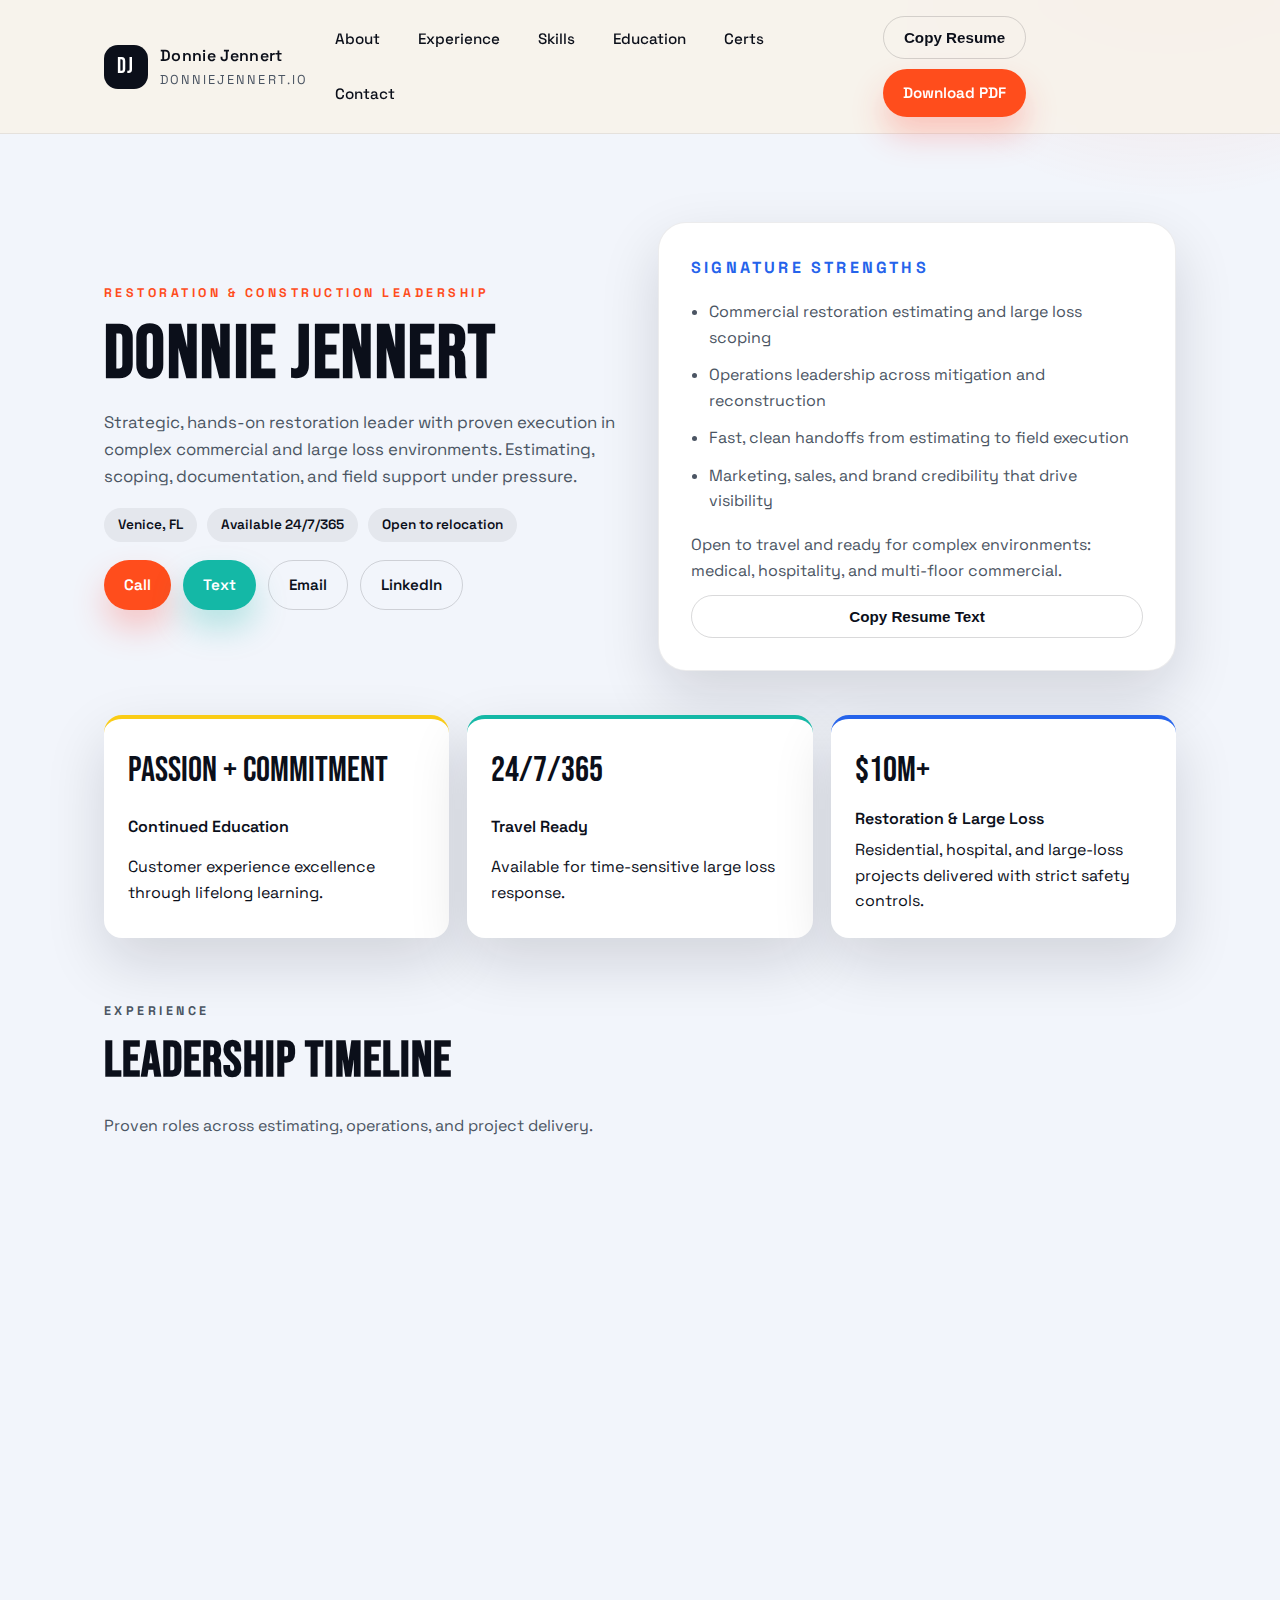
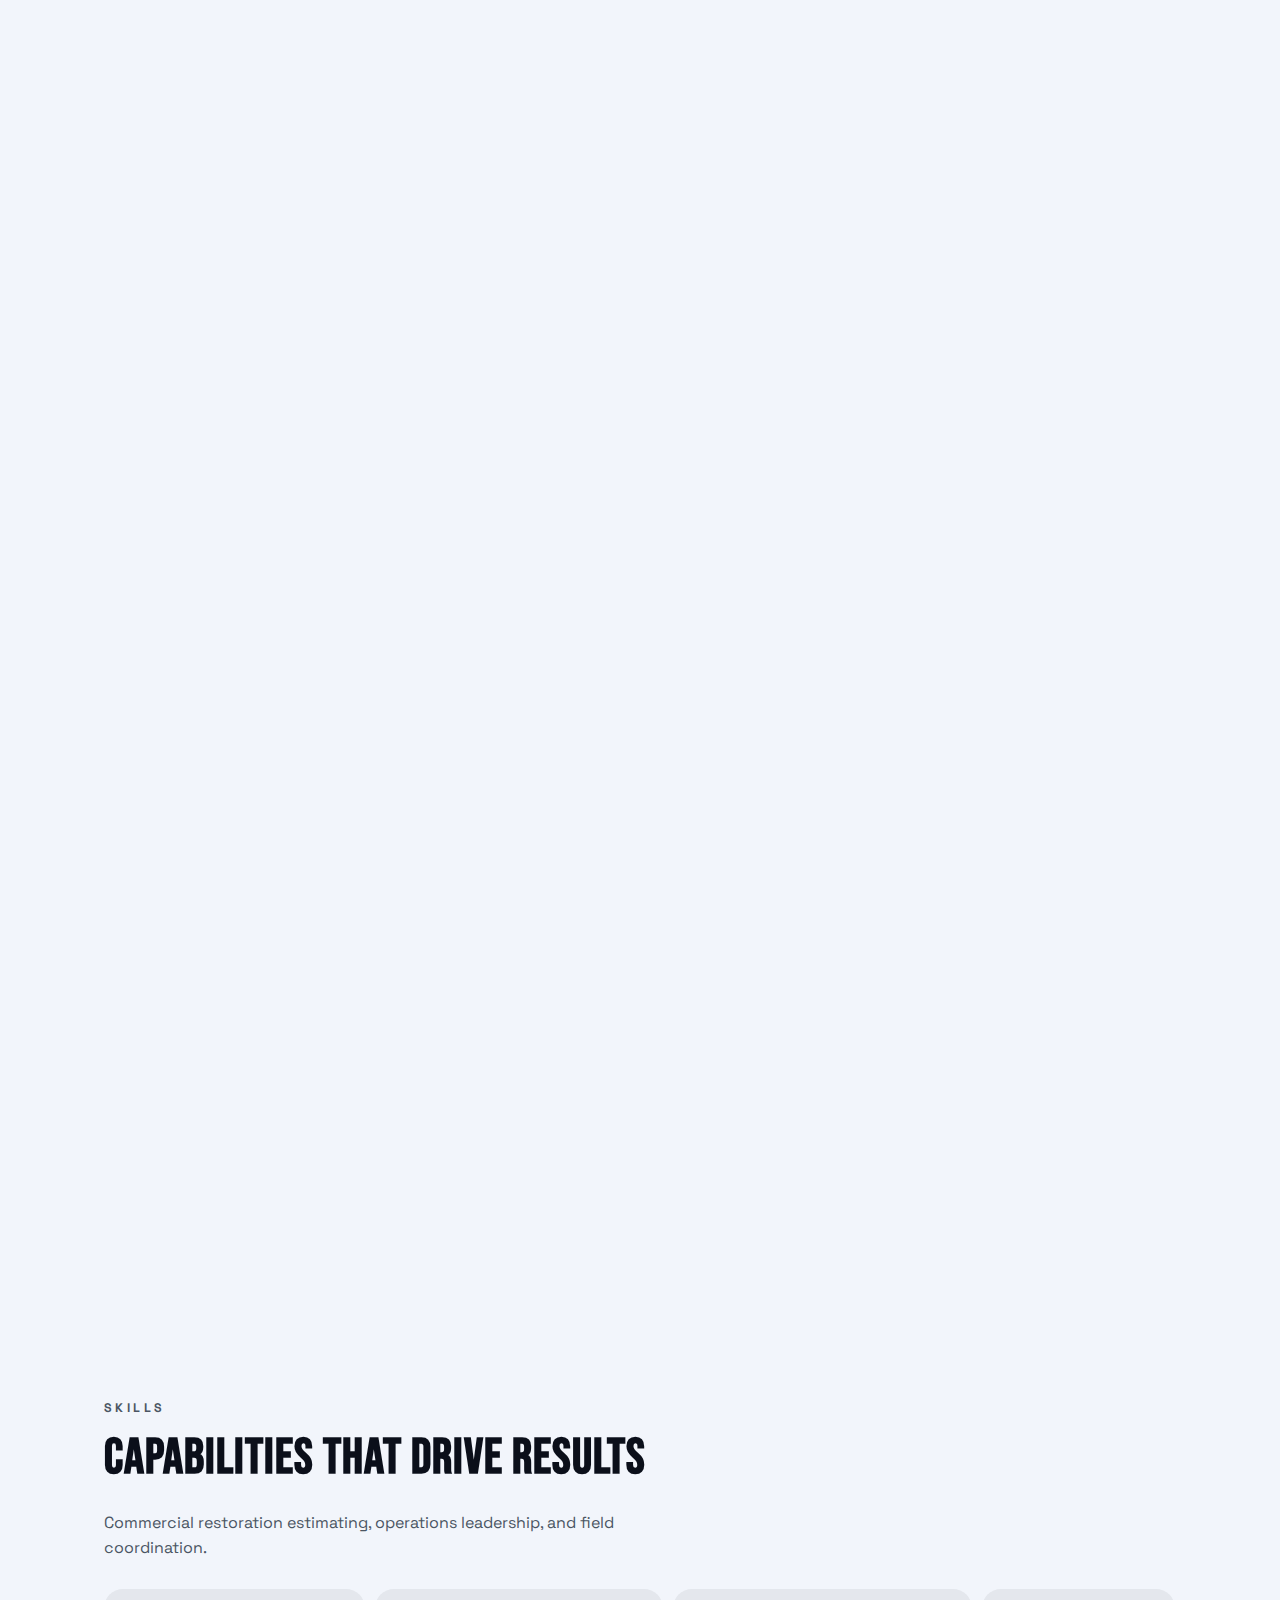
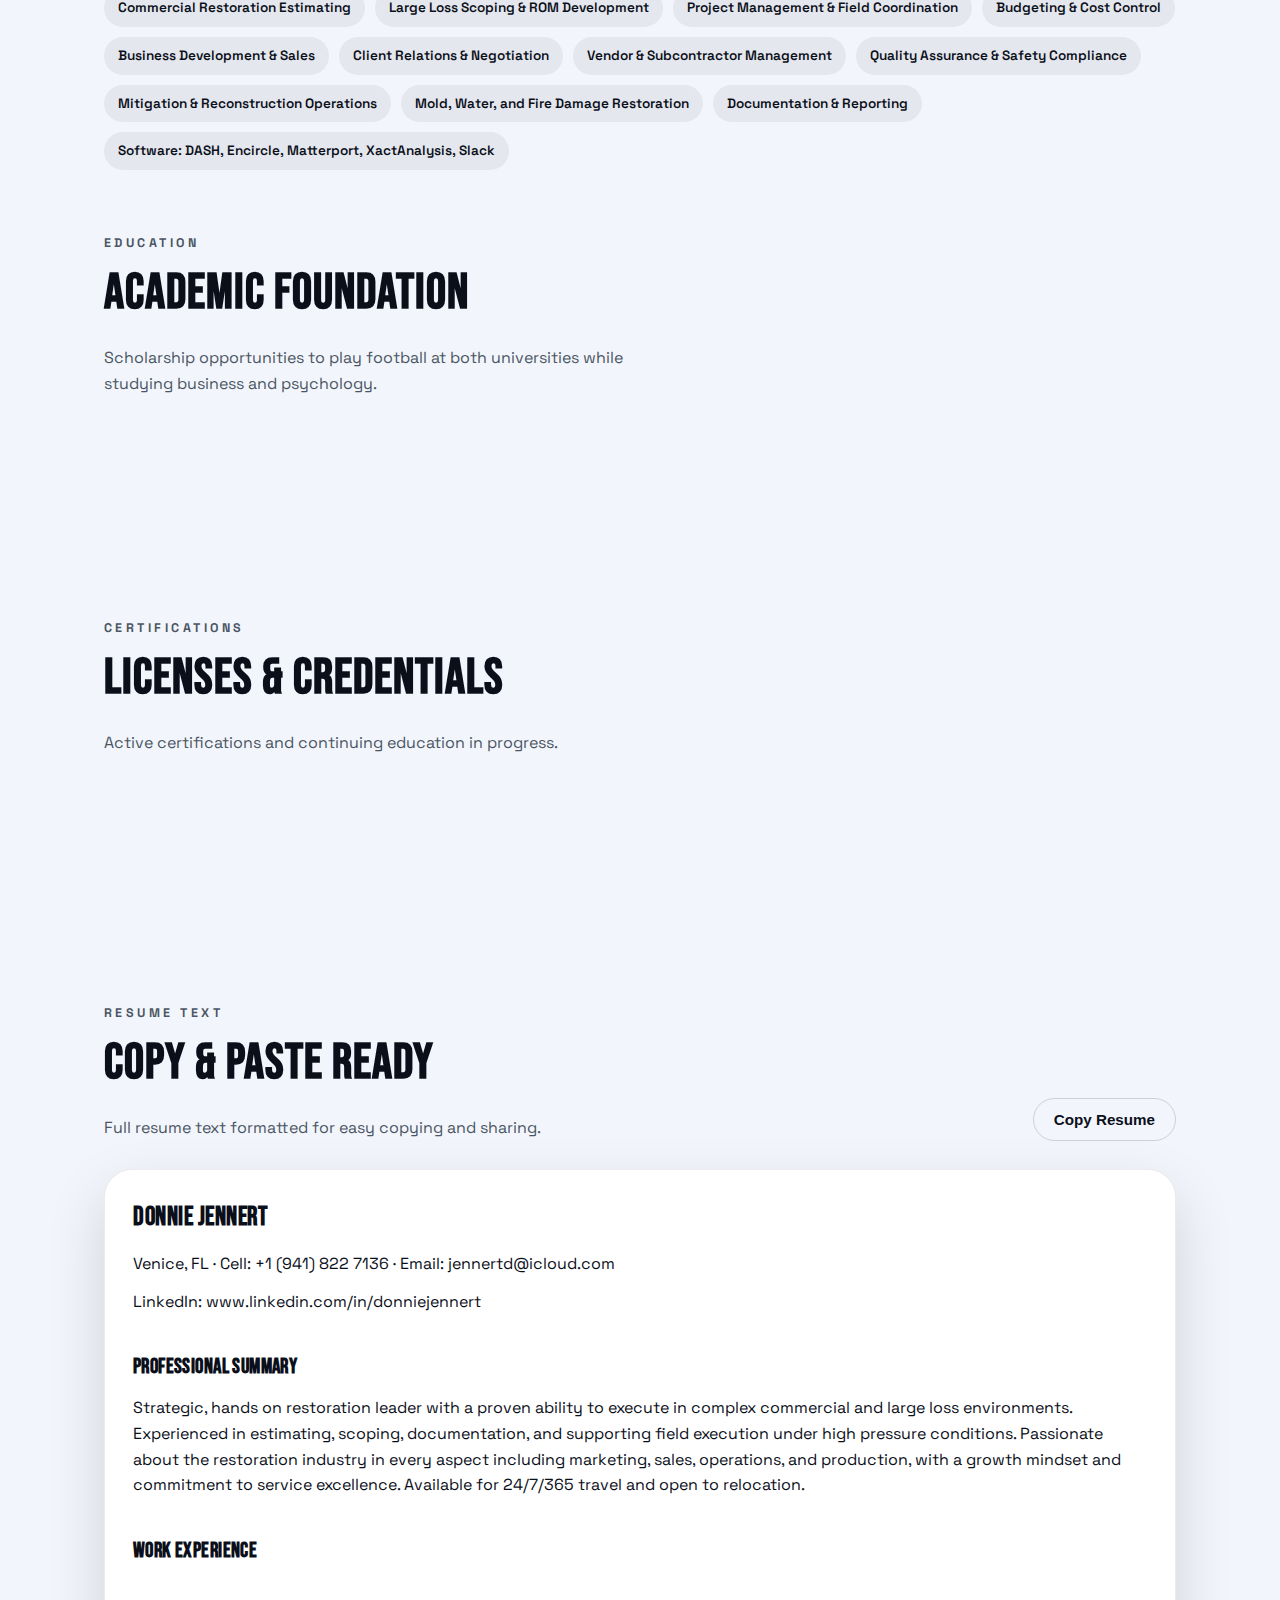
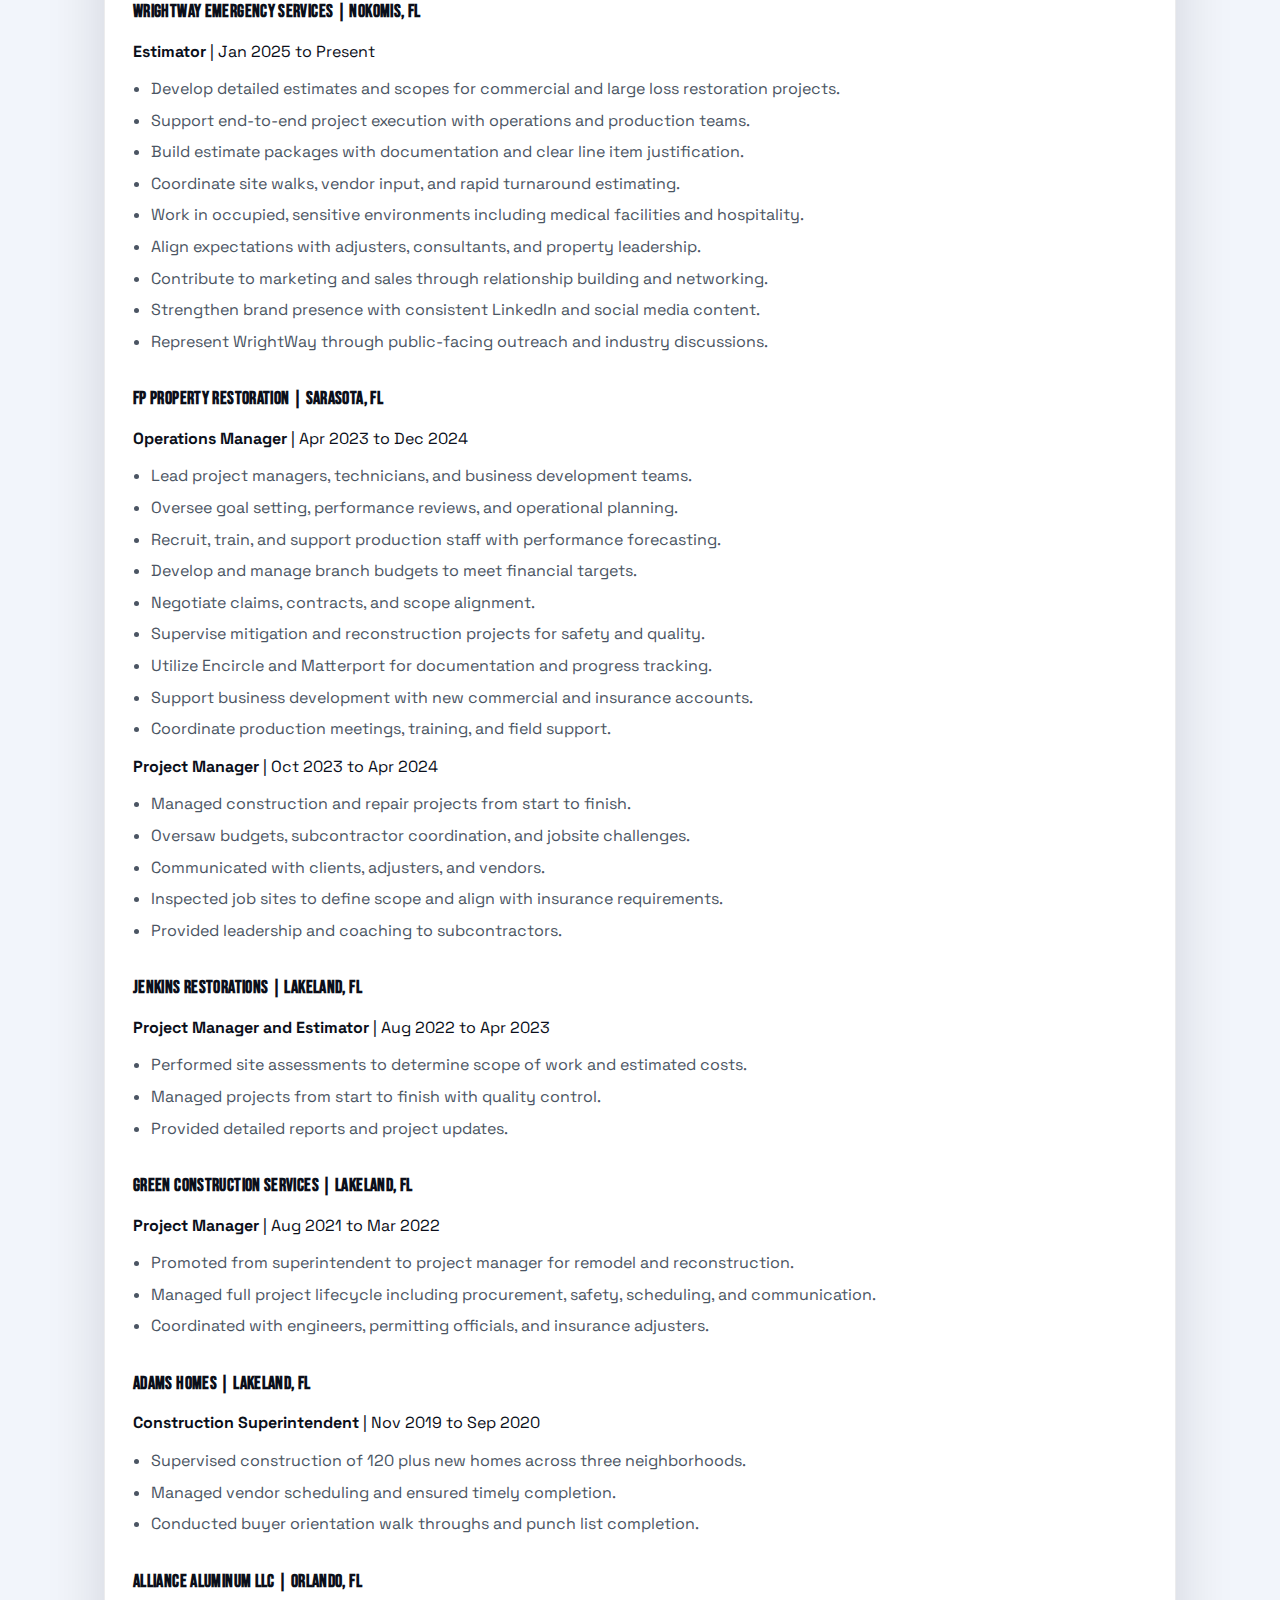
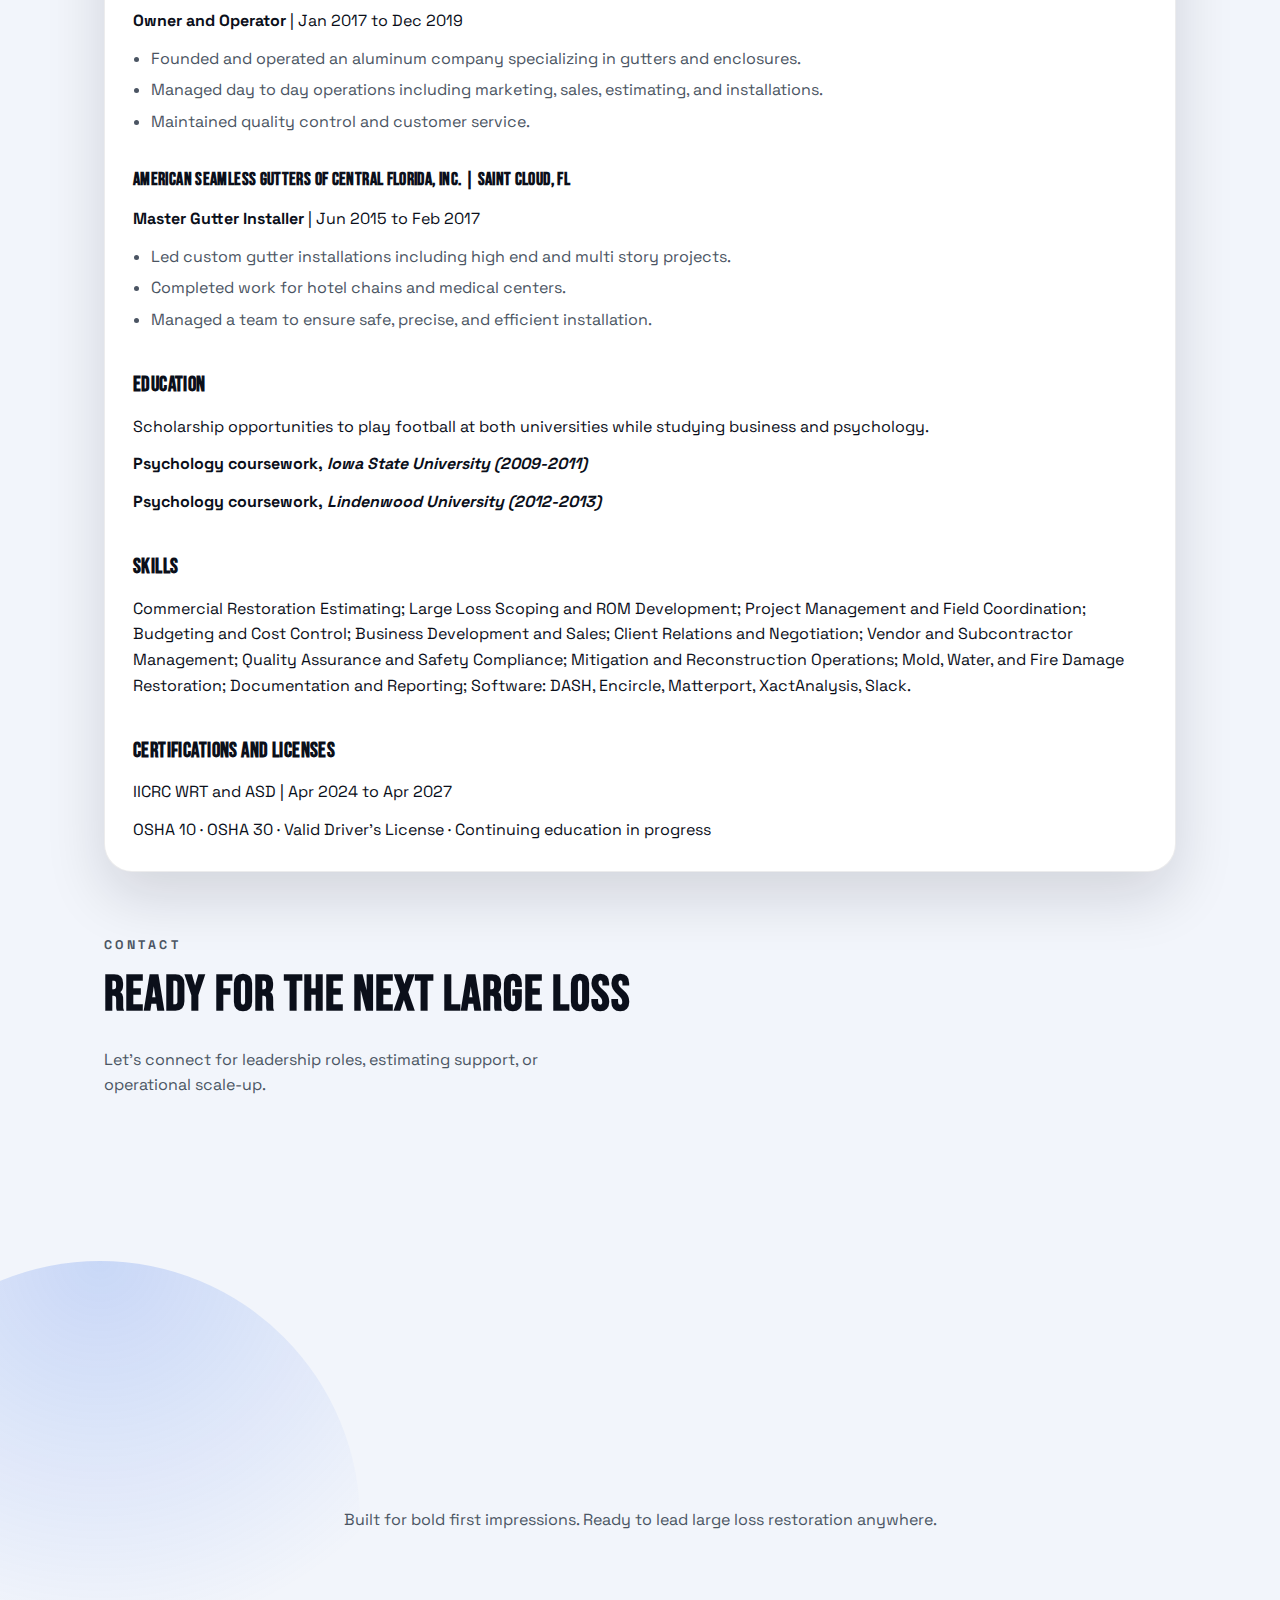
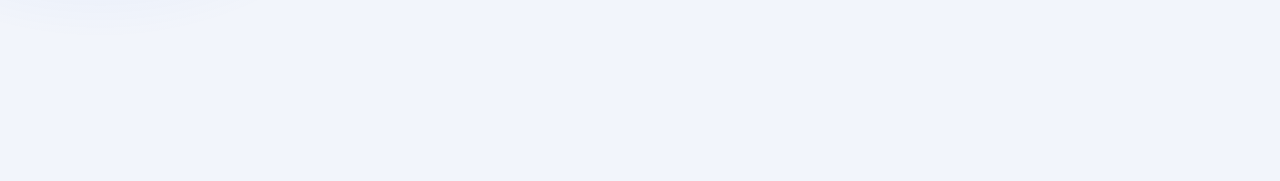
<file: index.html>
<!DOCTYPE html>
<html lang="en">
  <head>
    <meta charset="UTF-8" />
    <meta name="viewport" content="width=device-width, initial-scale=1" />
    <title>Donnie Jennert | Interactive Resume</title>
    <link rel="stylesheet" href="styles-v2.css" />
    <script src="script.js" defer></script>
  </head>
  <body>
    <header class="topbar">
      <div class="topbar-inner">
        <div class="brand">
          <div class="logo-mark">DJ</div>
          <div class="logo-type">
            <div class="logo-name">Donnie Jennert</div>
            <div class="logo-url">donniejennert.io</div>
          </div>
        </div>
        <nav class="nav">
          <a href="#about">About</a>
          <a href="#experience">Experience</a>
          <a href="#skills">Skills</a>
          <a href="#education">Education</a>
          <a href="#certs">Certs</a>
          <a href="#contact">Contact</a>
        </nav>
        <div class="top-actions">
          <button class="btn ghost" type="button" data-copy-resume>Copy Resume</button>
          <a class="btn" href="assets/resume.pdf" download>Download PDF</a>
        </div>
      </div>
    </header>

    <main class="page">
      <section id="about" class="hero">
        <div class="hero-content reveal" style="--delay: 0s">
          <p class="eyebrow">Restoration & Construction Leadership</p>
          <h1>Donnie Jennert</h1>
          <p class="hero-subtitle">
            Strategic, hands-on restoration leader with proven execution in complex commercial and large
            loss environments. Estimating, scoping, documentation, and field support under pressure.
          </p>
          <div class="hero-tags">
            <span class="pill">Venice, FL</span>
            <span class="pill">Available 24/7/365</span>
            <span class="pill">Open to relocation</span>
          </div>
          <div class="quick-actions">
            <a class="btn" href="tel:+19418227136">Call</a>
            <a class="btn secondary" href="sms:+19418227136">Text</a>
            <a class="btn ghost" href="mailto:jennertd@icloud.com">Email</a>
            <a class="btn ghost" href="https://www.linkedin.com/in/donniejennert" target="_blank" rel="noreferrer">LinkedIn</a>
          </div>
        </div>
        <div class="hero-panel reveal" style="--delay: 0.1s">
          <div class="panel-title">Signature Strengths</div>
          <ul class="strike-list">
            <li>Commercial restoration estimating and large loss scoping</li>
            <li>Operations leadership across mitigation and reconstruction</li>
            <li>Fast, clean handoffs from estimating to field execution</li>
            <li>Marketing, sales, and brand credibility that drive visibility</li>
          </ul>
          <div class="panel-foot">
            <p>Open to travel and ready for complex environments: medical, hospitality, and multi-floor commercial.</p>
            <button class="btn ghost" type="button" data-copy-resume>Copy Resume Text</button>
          </div>
        </div>
      </section>

      <section class="stats">
        <div class="stat-card reveal" style="--delay: 0s">
          <div class="stat-value">Passion + Commitment</div>
          <div class="stat-label">Continued Education</div>
          <p>Customer experience excellence through lifelong learning.</p>
        </div>
        <div class="stat-card reveal" style="--delay: 0.1s">
          <div class="stat-value">24/7/365</div>
          <div class="stat-label">Travel Ready</div>
          <p>Available for time-sensitive large loss response.</p>
        </div>
        <div class="stat-card reveal" style="--delay: 0.2s">
          <div class="stat-value">$10M+</div>
          <div class="stat-label">Restoration & Large Loss</div>
          <p>Residential, hospital, and large-loss projects delivered with strict safety controls.</p>
        </div>
      </section>

      <section id="experience" class="section">
        <div class="section-header">
          <div>
            <p class="eyebrow">Experience</p>
            <h2>Leadership Timeline</h2>
            <p>Proven roles across estimating, operations, and project delivery.</p>
          </div>
        </div>
        <div class="timeline">
          <article class="timeline-item reveal" style="--delay: 0s">
            <div class="timeline-role">
              <div>
                <h3>Estimator · WrightWay Emergency Services</h3>
                <span>Nokomis, FL</span>
              </div>
              <span class="timeline-date">Jan 2025 - Present</span>
            </div>
            <ul>
              <li>Develop detailed estimates and scopes for commercial and large loss restoration projects.</li>
              <li>Coordinate site walks, vendor input, and rapid turnaround estimating under time-sensitive conditions.</li>
              <li>Align scope with adjusters, consultants, and property leadership to reduce cycle time.</li>
              <li>Build estimate packages with photo documentation, narratives, and line item justification.</li>
            </ul>
          </article>
          <article class="timeline-item reveal" style="--delay: 0.1s">
            <div class="timeline-role">
              <div>
                <h3>Operations Manager · FP Property Restoration</h3>
                <span>Sarasota, FL</span>
              </div>
              <span class="timeline-date">Apr 2023 - Dec 2024</span>
            </div>
            <ul>
              <li>Lead project managers, technicians, and business development teams.</li>
              <li>Oversee budgets, performance reviews, and operational planning across mitigation and reconstruction.</li>
              <li>Negotiate claims and scope alignment with carriers, property owners, and public adjusters.</li>
              <li>Utilize Encircle and Matterport for documentation and progress tracking.</li>
            </ul>
          </article>
          <article class="timeline-item reveal" style="--delay: 0.2s">
            <div class="timeline-role">
              <div>
                <h3>Project Manager · FP Property Restoration</h3>
                <span>Sarasota, FL</span>
              </div>
              <span class="timeline-date">Oct 2023 - Apr 2024</span>
            </div>
            <ul>
              <li>Managed construction and repair projects from start to finish with strong safety control.</li>
              <li>Oversaw budgets, subcontractor coordination, and jobsite issue resolution.</li>
              <li>Communicated with clients, adjusters, and vendors to maintain momentum.</li>
            </ul>
          </article>
          <article class="timeline-item reveal" style="--delay: 0.3s">
            <div class="timeline-role">
              <div>
                <h3>Project Manager & Estimator · Jenkins Restorations</h3>
                <span>Lakeland, FL</span>
              </div>
              <span class="timeline-date">Aug 2022 - Apr 2023</span>
            </div>
            <ul>
              <li>Performed site assessments, defined scope of work, and estimated project costs.</li>
              <li>Managed projects end-to-end with quality control and customer satisfaction focus.</li>
            </ul>
          </article>
          <article class="timeline-item reveal" style="--delay: 0.4s">
            <div class="timeline-role">
              <div>
                <h3>Project Manager · Green Construction Services</h3>
                <span>Lakeland, FL</span>
              </div>
              <span class="timeline-date">Aug 2021 - Mar 2022</span>
            </div>
            <ul>
              <li>Promoted from superintendent to project manager for remodel and reconstruction projects.</li>
              <li>Coordinated with engineers, permitting officials, and insurance adjusters to reduce delays.</li>
            </ul>
          </article>
          <article class="timeline-item reveal" style="--delay: 0.5s">
            <div class="timeline-role">
              <div>
                <h3>Construction Superintendent · Adams Homes</h3>
                <span>Lakeland, FL</span>
              </div>
              <span class="timeline-date">Nov 2019 - Sep 2020</span>
            </div>
            <ul>
              <li>Supervised construction of 120+ new homes across three neighborhoods.</li>
              <li>Managed vendor scheduling, buyer walkthroughs, and punch list completion.</li>
            </ul>
          </article>
          <article class="timeline-item reveal" style="--delay: 0.6s">
            <div class="timeline-role">
              <div>
                <h3>Owner & Operator · Alliance Aluminum LLC</h3>
                <span>Orlando, FL</span>
              </div>
              <span class="timeline-date">Jan 2017 - Dec 2019</span>
            </div>
            <ul>
              <li>Founded and operated an aluminum company specializing in gutters, soffit, fascia, and enclosures.</li>
              <li>Managed marketing, lead generation, sales, estimating, scheduling, and installations.</li>
            </ul>
          </article>
          <article class="timeline-item reveal" style="--delay: 0.7s">
            <div class="timeline-role">
              <div>
                <h3>Master Gutter Installer · American Seamless Gutters of Central Florida</h3>
                <span>Saint Cloud, FL</span>
              </div>
              <span class="timeline-date">Jun 2015 - Feb 2017</span>
            </div>
            <ul>
              <li>Led custom gutter installations, including high-end and multi-story projects.</li>
              <li>Completed work for hotel chains and medical centers.</li>
            </ul>
          </article>
        </div>
      </section>

      <section id="skills" class="section">
        <div class="section-header">
          <div>
            <p class="eyebrow">Skills</p>
            <h2>Capabilities That Drive Results</h2>
            <p>Commercial restoration estimating, operations leadership, and field coordination.</p>
          </div>
        </div>
        <div class="chip-grid">
          <span class="chip">Commercial Restoration Estimating</span>
          <span class="chip">Large Loss Scoping & ROM Development</span>
          <span class="chip">Project Management & Field Coordination</span>
          <span class="chip">Budgeting & Cost Control</span>
          <span class="chip">Business Development & Sales</span>
          <span class="chip">Client Relations & Negotiation</span>
          <span class="chip">Vendor & Subcontractor Management</span>
          <span class="chip">Quality Assurance & Safety Compliance</span>
          <span class="chip">Mitigation & Reconstruction Operations</span>
          <span class="chip">Mold, Water, and Fire Damage Restoration</span>
          <span class="chip">Documentation & Reporting</span>
          <span class="chip">Software: DASH, Encircle, Matterport, XactAnalysis, Slack</span>
        </div>
      </section>

      <section id="education" class="section">
        <div class="section-header">
          <div>
            <p class="eyebrow">Education</p>
            <h2>Academic Foundation</h2>
            <p>Scholarship opportunities to play football at both universities while studying business and psychology.</p>
          </div>
        </div>
        <div class="card reveal" style="--delay: 0s">
          <h3><strong>Psychology coursework, <em>Iowa State University (2009-2011)</em></strong></h3>
          <p><strong>Psychology coursework, <em>Lindenwood University (2012-2013)</em></strong></p>
        </div>
      </section>

      <section id="certs" class="section">
        <div class="section-header">
          <div>
            <p class="eyebrow">Certifications</p>
            <h2>Licenses & Credentials</h2>
            <p>Active certifications and continuing education in progress.</p>
          </div>
        </div>
        <div class="grid">
          <div class="card reveal" style="--delay: 0s">
            <h3>IICRC WRT & ASD</h3>
            <p>Apr 2024 - Apr 2027</p>
          </div>
          <div class="card reveal" style="--delay: 0.1s">
            <h3>OSHA 10</h3>
            <p>Safety certification</p>
          </div>
          <div class="card reveal" style="--delay: 0.2s">
            <h3>OSHA 30</h3>
            <p>Safety certification</p>
          </div>
          <div class="card reveal" style="--delay: 0.3s">
            <h3>Valid Driver’s License</h3>
            <p>Continuing education in progress</p>
          </div>
        </div>
      </section>

      <section id="resume-text" class="section">
        <div class="section-header">
          <div>
            <p class="eyebrow">Resume Text</p>
            <h2>Copy & Paste Ready</h2>
            <p>Full resume text formatted for easy copying and sharing.</p>
          </div>
          <button class="btn ghost" type="button" data-copy-resume>Copy Resume</button>
        </div>
        <div class="resume-block">
          <h3>Donnie Jennert</h3>
          <p>Venice, FL · Cell: +1 (941) 822 7136 · Email: jennertd@icloud.com</p>
          <p>LinkedIn: www.linkedin.com/in/donniejennert</p>

          <h4>Professional Summary</h4>
          <p>
            Strategic, hands on restoration leader with a proven ability to execute in complex commercial and large loss
            environments. Experienced in estimating, scoping, documentation, and supporting field execution under high
            pressure conditions. Passionate about the restoration industry in every aspect including marketing, sales,
            operations, and production, with a growth mindset and commitment to service excellence. Available for
            24/7/365 travel and open to relocation.
          </p>

          <h4>Work Experience</h4>
          <h5>WrightWay Emergency Services | Nokomis, FL</h5>
          <p><strong>Estimator</strong> | Jan 2025 to Present</p>
          <ul>
            <li>Develop detailed estimates and scopes for commercial and large loss restoration projects.</li>
            <li>Support end-to-end project execution with operations and production teams.</li>
            <li>Build estimate packages with documentation and clear line item justification.</li>
            <li>Coordinate site walks, vendor input, and rapid turnaround estimating.</li>
            <li>Work in occupied, sensitive environments including medical facilities and hospitality.</li>
            <li>Align expectations with adjusters, consultants, and property leadership.</li>
            <li>Contribute to marketing and sales through relationship building and networking.</li>
            <li>Strengthen brand presence with consistent LinkedIn and social media content.</li>
            <li>Represent WrightWay through public-facing outreach and industry discussions.</li>
          </ul>

          <h5>FP Property Restoration | Sarasota, FL</h5>
          <p><strong>Operations Manager</strong> | Apr 2023 to Dec 2024</p>
          <ul>
            <li>Lead project managers, technicians, and business development teams.</li>
            <li>Oversee goal setting, performance reviews, and operational planning.</li>
            <li>Recruit, train, and support production staff with performance forecasting.</li>
            <li>Develop and manage branch budgets to meet financial targets.</li>
            <li>Negotiate claims, contracts, and scope alignment.</li>
            <li>Supervise mitigation and reconstruction projects for safety and quality.</li>
            <li>Utilize Encircle and Matterport for documentation and progress tracking.</li>
            <li>Support business development with new commercial and insurance accounts.</li>
            <li>Coordinate production meetings, training, and field support.</li>
          </ul>

          <p><strong>Project Manager</strong> | Oct 2023 to Apr 2024</p>
          <ul>
            <li>Managed construction and repair projects from start to finish.</li>
            <li>Oversaw budgets, subcontractor coordination, and jobsite challenges.</li>
            <li>Communicated with clients, adjusters, and vendors.</li>
            <li>Inspected job sites to define scope and align with insurance requirements.</li>
            <li>Provided leadership and coaching to subcontractors.</li>
          </ul>

          <h5>Jenkins Restorations | Lakeland, FL</h5>
          <p><strong>Project Manager and Estimator</strong> | Aug 2022 to Apr 2023</p>
          <ul>
            <li>Performed site assessments to determine scope of work and estimated costs.</li>
            <li>Managed projects from start to finish with quality control.</li>
            <li>Provided detailed reports and project updates.</li>
          </ul>

          <h5>Green Construction Services | Lakeland, FL</h5>
          <p><strong>Project Manager</strong> | Aug 2021 to Mar 2022</p>
          <ul>
            <li>Promoted from superintendent to project manager for remodel and reconstruction.</li>
            <li>Managed full project lifecycle including procurement, safety, scheduling, and communication.</li>
            <li>Coordinated with engineers, permitting officials, and insurance adjusters.</li>
          </ul>

          <h5>Adams Homes | Lakeland, FL</h5>
          <p><strong>Construction Superintendent</strong> | Nov 2019 to Sep 2020</p>
          <ul>
            <li>Supervised construction of 120 plus new homes across three neighborhoods.</li>
            <li>Managed vendor scheduling and ensured timely completion.</li>
            <li>Conducted buyer orientation walk throughs and punch list completion.</li>
          </ul>

          <h5>Alliance Aluminum LLC | Orlando, FL</h5>
          <p><strong>Owner and Operator</strong> | Jan 2017 to Dec 2019</p>
          <ul>
            <li>Founded and operated an aluminum company specializing in gutters and enclosures.</li>
            <li>Managed day to day operations including marketing, sales, estimating, and installations.</li>
            <li>Maintained quality control and customer service.</li>
          </ul>

          <h5>American Seamless Gutters of Central Florida, Inc. | Saint Cloud, FL</h5>
          <p><strong>Master Gutter Installer</strong> | Jun 2015 to Feb 2017</p>
          <ul>
            <li>Led custom gutter installations including high end and multi story projects.</li>
            <li>Completed work for hotel chains and medical centers.</li>
            <li>Managed a team to ensure safe, precise, and efficient installation.</li>
          </ul>

          <h4>Education</h4>
          <p>Scholarship opportunities to play football at both universities while studying business and psychology.</p>
          <p><strong>Psychology coursework, <em>Iowa State University (2009-2011)</em></strong></p>
          <p><strong>Psychology coursework, <em>Lindenwood University (2012-2013)</em></strong></p>

          <h4>Skills</h4>
          <p>
            Commercial Restoration Estimating; Large Loss Scoping and ROM Development; Project Management and Field
            Coordination; Budgeting and Cost Control; Business Development and Sales; Client Relations and Negotiation;
            Vendor and Subcontractor Management; Quality Assurance and Safety Compliance; Mitigation and Reconstruction
            Operations; Mold, Water, and Fire Damage Restoration; Documentation and Reporting; Software: DASH, Encircle,
            Matterport, XactAnalysis, Slack.
          </p>

          <h4>Certifications and Licenses</h4>
          <p>IICRC WRT and ASD | Apr 2024 to Apr 2027</p>
          <p>OSHA 10 · OSHA 30 · Valid Driver’s License · Continuing education in progress</p>
        </div>
      </section>

      <section id="contact" class="section">
        <div class="section-header">
          <div>
            <p class="eyebrow">Contact</p>
            <h2>Ready for the Next Large Loss</h2>
            <p>Let’s connect for leadership roles, estimating support, or operational scale-up.</p>
          </div>
        </div>
        <div class="contact-grid">
          <div class="contact-card reveal" style="--delay: 0s">
            <h3>Direct</h3>
            <p>Cell: +1 (941) 822 7136</p>
            <a class="btn" href="tel:+19418227136">Call Now</a>
            <a class="btn ghost" href="sms:+19418227136">Text</a>
          </div>
          <div class="contact-card reveal" style="--delay: 0.1s">
            <h3>Email</h3>
            <p>jennertd@icloud.com</p>
            <a class="btn" href="mailto:jennertd@icloud.com">Email</a>
            <button class="btn ghost" type="button" data-copy-resume>Copy Resume Text</button>
          </div>
          <div class="contact-card reveal" style="--delay: 0.2s">
            <h3>LinkedIn</h3>
            <p>linkedin.com/in/donniejennert</p>
            <a class="btn" href="https://www.linkedin.com/in/donniejennert" target="_blank" rel="noreferrer">Connect</a>
            <a class="btn ghost" href="assets/resume.pdf" download>Download PDF</a>
          </div>
        </div>
      </section>
    </main>

    <footer class="footer">
      Built for bold first impressions. Ready to lead large loss restoration anywhere.
    </footer>

    <pre id="resume-plain" class="sr-only">
Donnie Jennert

Venice, FL
Cell: +1 (941) 822 7136
Email: jennertd@icloud.com

LinkedIn: www.linkedin.com/in/donniejennert

Professional Summary
Strategic, hands on restoration leader with a proven ability to execute in complex commercial and large loss environments. Experienced in estimating, scoping, documentation, and supporting field execution under high pressure conditions. Passionate about the restoration industry in every aspect including marketing, sales, operations, and production, with a growth mindset and commitment to service excellence. Available for 24/7/365 travel and open to relocation.

Work Experience
WrightWay Emergency Services | Nokomis, FL
Estimator | Jan 2025 to Present
- Develop detailed estimates and scopes for commercial and large loss restoration projects, including mitigation, contents, specialty cleaning, and reconstruction across complex environments.
- Support end to end project execution by partnering with operations and production teams to ensure scope alignment, accurate ROMs, and clean handoffs from estimating to field delivery.
- Build estimate packages that support approvals, documentation, and billing, including photo documentation, supporting narratives, and clear line item justification.
- Assist in managing large loss and commercial opportunities by coordinating site walks, information gathering, vendor input, and rapid turnaround estimating under time sensitive conditions.
- Work in occupied and sensitive environments including medical facilities, hospitality, and multi floor commercial properties, ensuring scoping accuracy and minimal disruption to operations.
- Coordinate with adjusters, consultants, property leadership, and internal stakeholders to align expectations, communicate scope changes, and reduce cycle time.
- Contribute to marketing and sales efforts through relationship building, networking, and professional communication with referral partners and commercial accounts.
- Strengthen WrightWay brand presence through consistent LinkedIn and social media content focused on restoration education, large loss response, and industry insight.
- Represent WrightWay through public facing outreach including podcast guest appearances and industry discussions, supporting recruiting, credibility, and market awareness.

FP Property Restoration | Sarasota, FL
Operations Manager | Apr 2023 to Dec 2024
- Lead and manage project managers, technicians, and business development teams within the territory.
- Oversee goal setting, performance reviews, and operational planning across mitigation and reconstruction divisions.
- Recruit, train, and support production staff while driving performance through quarterly reviews and goal forecasting.
- Develop and manage branch budgets, ensuring projects meet financial and operational targets.
- Negotiate with insurance carriers, property owners, and public adjusters on claims, contracts, and scope alignment.
- Supervise mitigation and reconstruction projects to ensure safety, quality, and timely delivery.
- Utilize Encircle and Matterport for documentation, transparency, and progress tracking.
- Support business development by acquiring new commercial and insurance related accounts.
- Coordinate production meetings, training, and field support to improve execution and reduce cycle time.

Project Manager | Oct 2023 to Apr 2024
- Managed construction and repair projects from start to finish, ensuring strong safety, quality, and schedule control.
- Oversaw budgets, subcontractor coordination, and resolution of jobsite challenges.
- Communicated with clients, adjusters, and vendors to manage expectations and maintain momentum.
- Inspected job sites to define scope, document conditions, and align the project plan with insurance requirements.
- Provided leadership and coaching to subcontractors to improve quality and accountability.

Jenkins Restorations | Lakeland, FL
Project Manager and Estimator | Aug 2022 to Apr 2023
- Performed site assessments to determine scope of work and estimated project costs for restoration and reconstruction projects.
- Managed projects from start to finish, ensuring timely delivery, quality control, and customer satisfaction.
- Provided detailed reports and project updates to clients and internal leadership.

Green Construction Services | Lakeland, FL
Project Manager | Aug 2021 to Mar 2022
- Promoted from superintendent to project manager for remodel and reconstruction projects.
- Managed full project lifecycle including vendor procurement, safety oversight, scheduling, and client communication.
- Coordinated with engineers, permitting officials, and insurance adjusters to keep projects moving and reduce delays.

Adams Homes | Lakeland, FL
Construction Superintendent | Nov 2019 to Sep 2020
- Supervised construction of 120 plus new homes across three neighborhoods.
- Managed vendor scheduling and ensured timely project completion for home buyers.
- Conducted buyer orientation walk throughs and handled punch list completion to close out homes successfully.

Alliance Aluminum LLC | Orlando, FL
Owner and Operator | Jan 2017 to Dec 2019
- Founded and operated an aluminum company specializing in gutters, soffit and fascia, siding, re screening, and lanai enclosures.
- Managed day to day operations including marketing, lead generation, sales, estimating, scheduling, and installations.
- Maintained quality control, jobsite inspections, and customer service to drive repeat business and referrals.

American Seamless Gutters of Central Florida, Inc. | Saint Cloud, FL
Master Gutter Installer | Jun 2015 to Feb 2017
- Led custom gutter installations including high end and multi story projects.
- Completed work for hotel chains and medical centers.
- Managed a team to ensure safe, precise, and efficient installation of gutters, soffit, and fascia.

Education
Scholarship opportunities to play football at both universities while studying business and psychology.
Psychology coursework, Iowa State University (2009-2011)
Psychology coursework, Lindenwood University (2012-2013)

Skills
Commercial Restoration Estimating
Large Loss Scoping and ROM Development
Project Management and Field Coordination
Budgeting and Cost Control
Business Development and Sales
Client Relations and Negotiation
Vendor and Subcontractor Management
Quality Assurance and Safety Compliance
Mitigation and Reconstruction Operations
Mold, Water, and Fire Damage Restoration
Documentation and Reporting
Software: DASH, Encircle, Matterport, XactAnalysis, Slack

Certifications and Licenses
IICRC WRT and ASD | Apr 2024 to Apr 2027
OSHA 10
OSHA 30
Valid Driver’s License
Continuing education in progress
    </pre>
  </body>
</html>
</file>
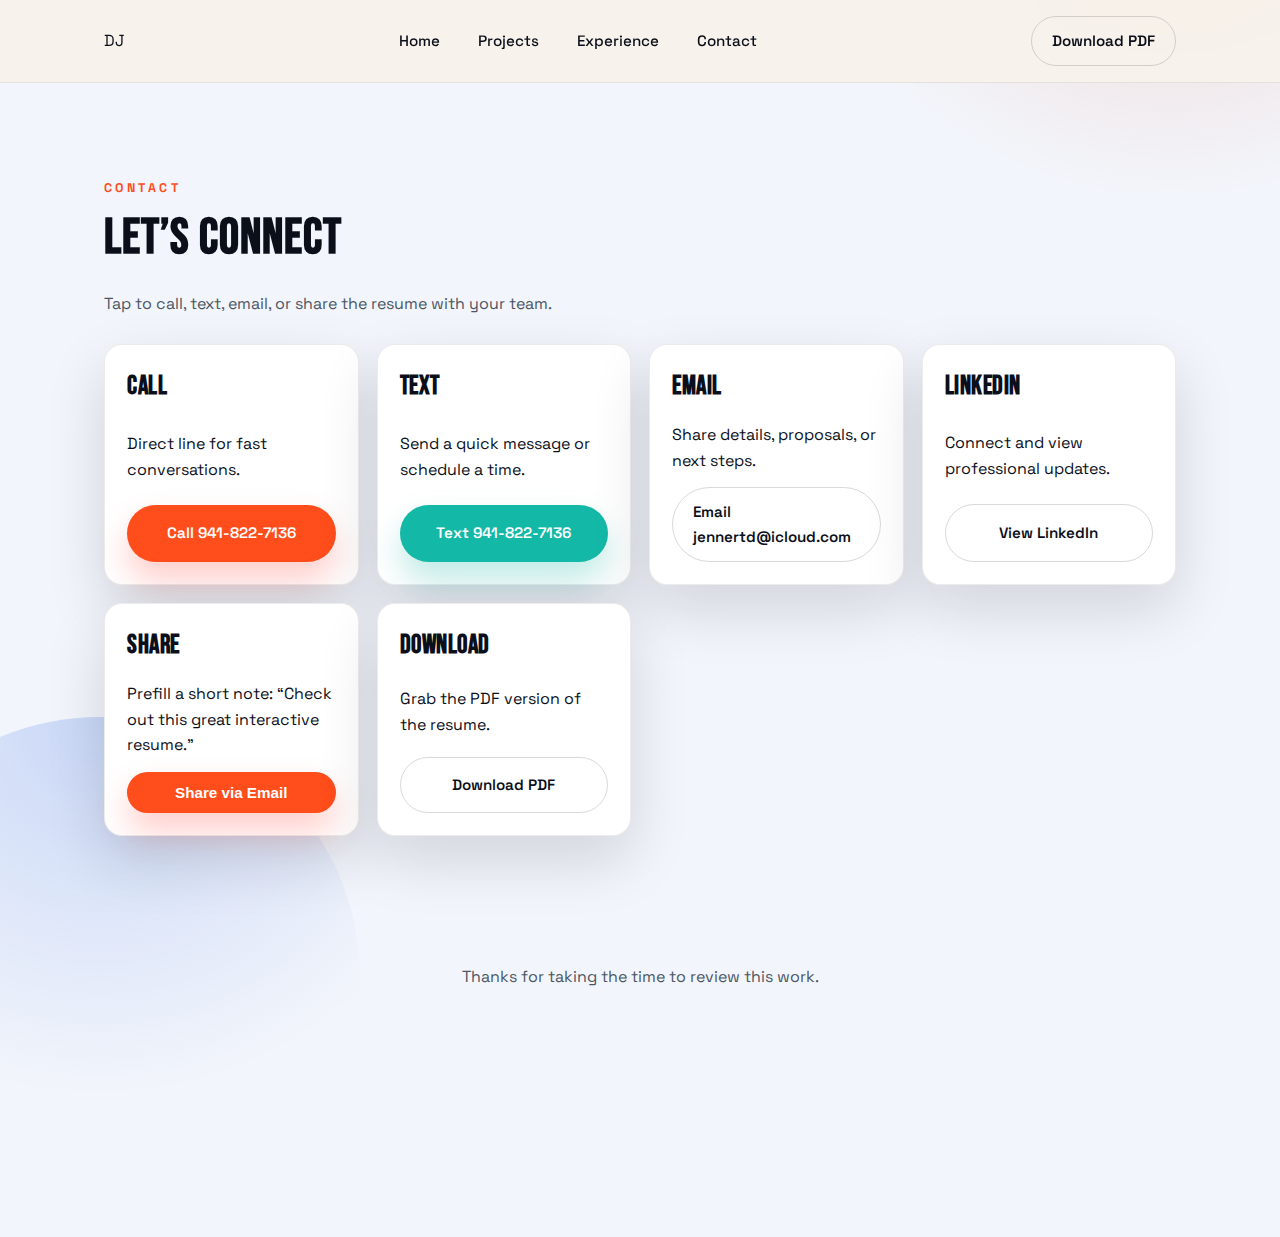
<file: contact.html>
<!DOCTYPE html>
<html lang="en">
  <head>
    <meta charset="UTF-8" />
    <meta name="viewport" content="width=device-width, initial-scale=1" />
    <title>Contact | Donnie Jennert</title>
    <link rel="stylesheet" href="styles-v2.css" />
    <script src="script.js" defer></script>
  </head>
  <body data-page="contact">
    <header class="topbar">
      <div class="topbar-inner">
        <a class="logo" href="index.html">DJ</a>
        <nav class="nav">
          <a href="index.html" data-page="home">Home</a>
          <a href="projects.html" data-page="projects">Projects</a>
          <a href="experience.html" data-page="experience">Experience</a>
          <a href="contact.html" data-page="contact">Contact</a>
        </nav>
        <a class="btn ghost" href="assets/resume.pdf" download>Download PDF</a>
      </div>
    </header>

    <main class="page">
      <section class="section">
        <div class="section-header">
          <div>
            <div class="eyebrow">Contact</div>
            <h2>Let’s Connect</h2>
            <p>Tap to call, text, email, or share the resume with your team.</p>
          </div>
        </div>
        <div class="contact-grid">
          <div class="contact-card">
            <h3>Call</h3>
            <p>Direct line for fast conversations.</p>
            <a class="btn" href="tel:941-822-7136">Call 941-822-7136</a>
          </div>
          <div class="contact-card">
            <h3>Text</h3>
            <p>Send a quick message or schedule a time.</p>
            <a class="btn secondary" href="sms:941-822-7136">Text 941-822-7136</a>
          </div>
          <div class="contact-card">
            <h3>Email</h3>
            <p>Share details, proposals, or next steps.</p>
            <a class="btn ghost" href="mailto:jennertd@icloud.com">Email jennertd@icloud.com</a>
          </div>
          <div class="contact-card">
            <h3>LinkedIn</h3>
            <p>Connect and view professional updates.</p>
            <a class="btn ghost" href="https://www.linkedin.com/in/donniejennert" target="_blank" rel="noreferrer">View LinkedIn</a>
          </div>
          <div class="contact-card">
            <h3>Share</h3>
            <p>Prefill a short note: “Check out this great interactive resume.”</p>
            <button class="btn" type="button" data-share-email>Share via Email</button>
          </div>
          <div class="contact-card">
            <h3>Download</h3>
            <p>Grab the PDF version of the resume.</p>
            <a class="btn ghost" href="assets/resume.pdf" download>Download PDF</a>
          </div>
        </div>
      </section>
    </main>

    <footer class="footer">
      Thanks for taking the time to review this work.
    </footer>
  </body>
</html>
</file>
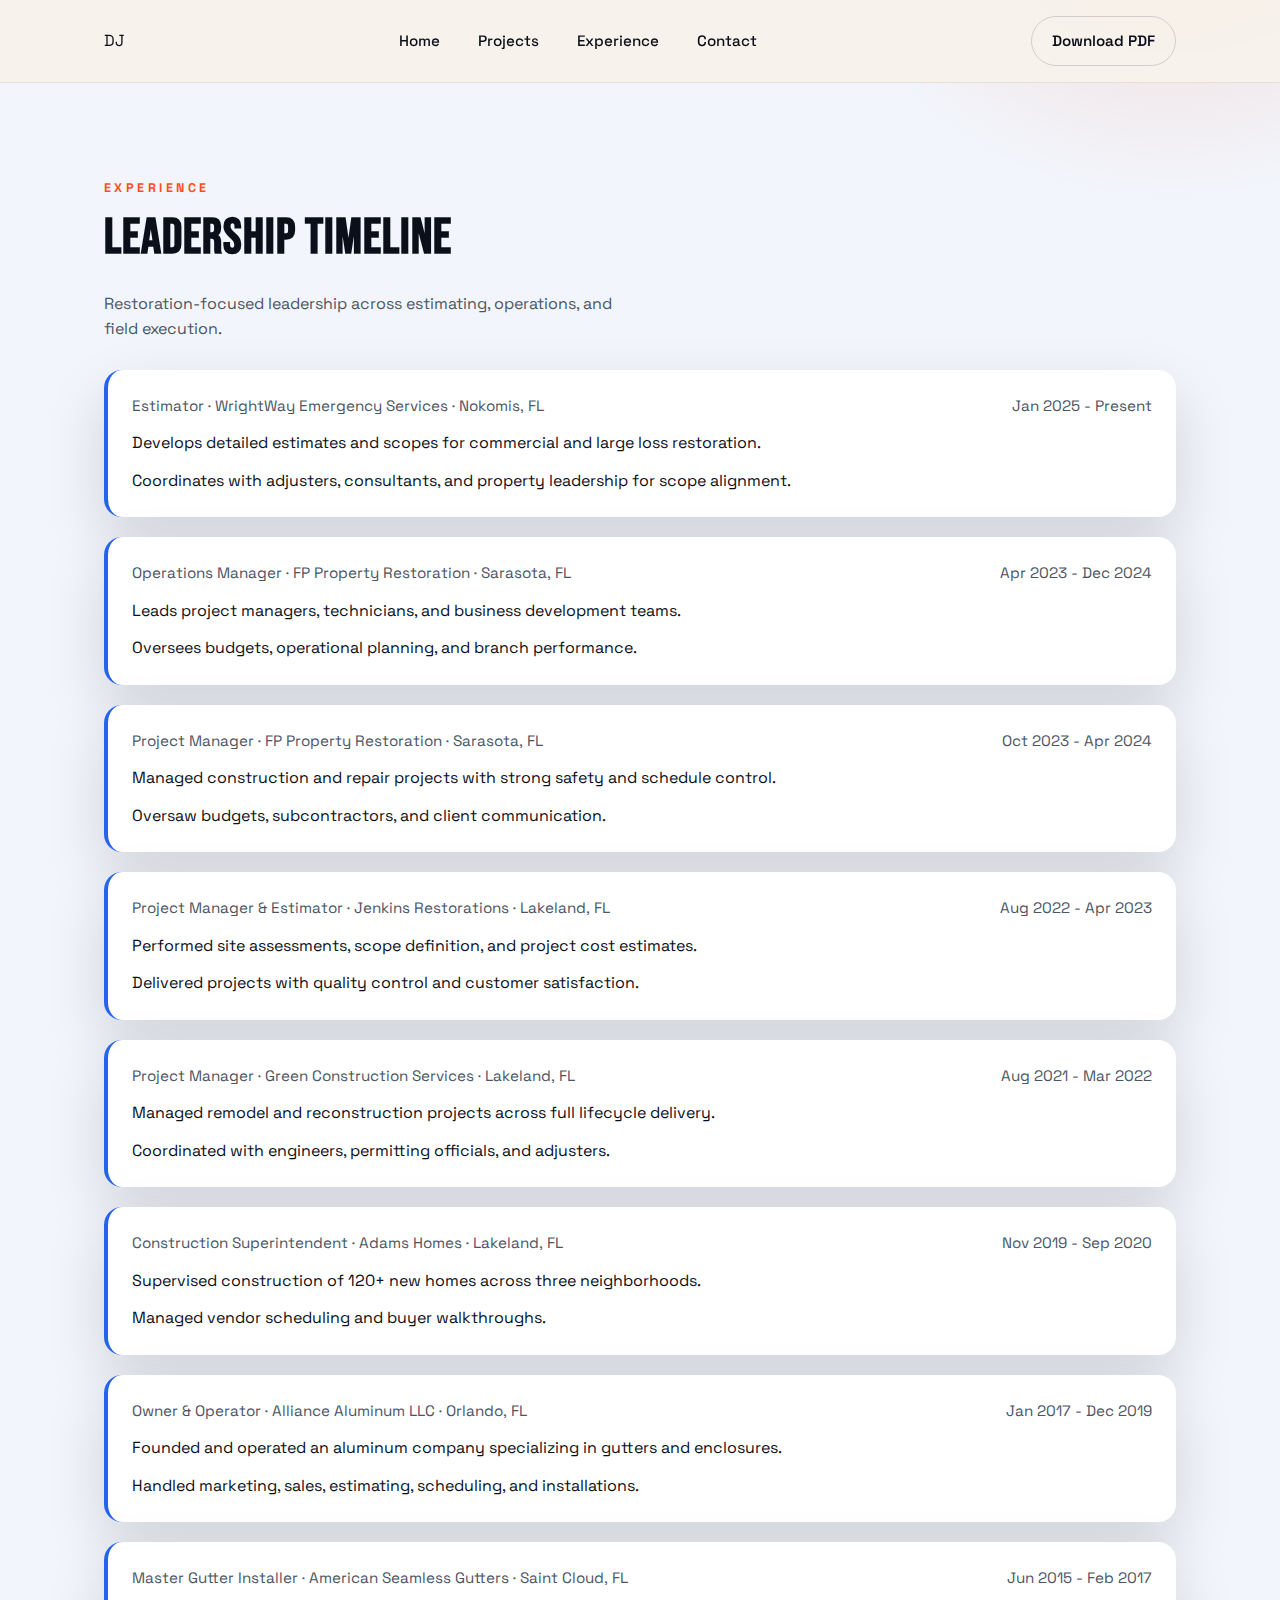
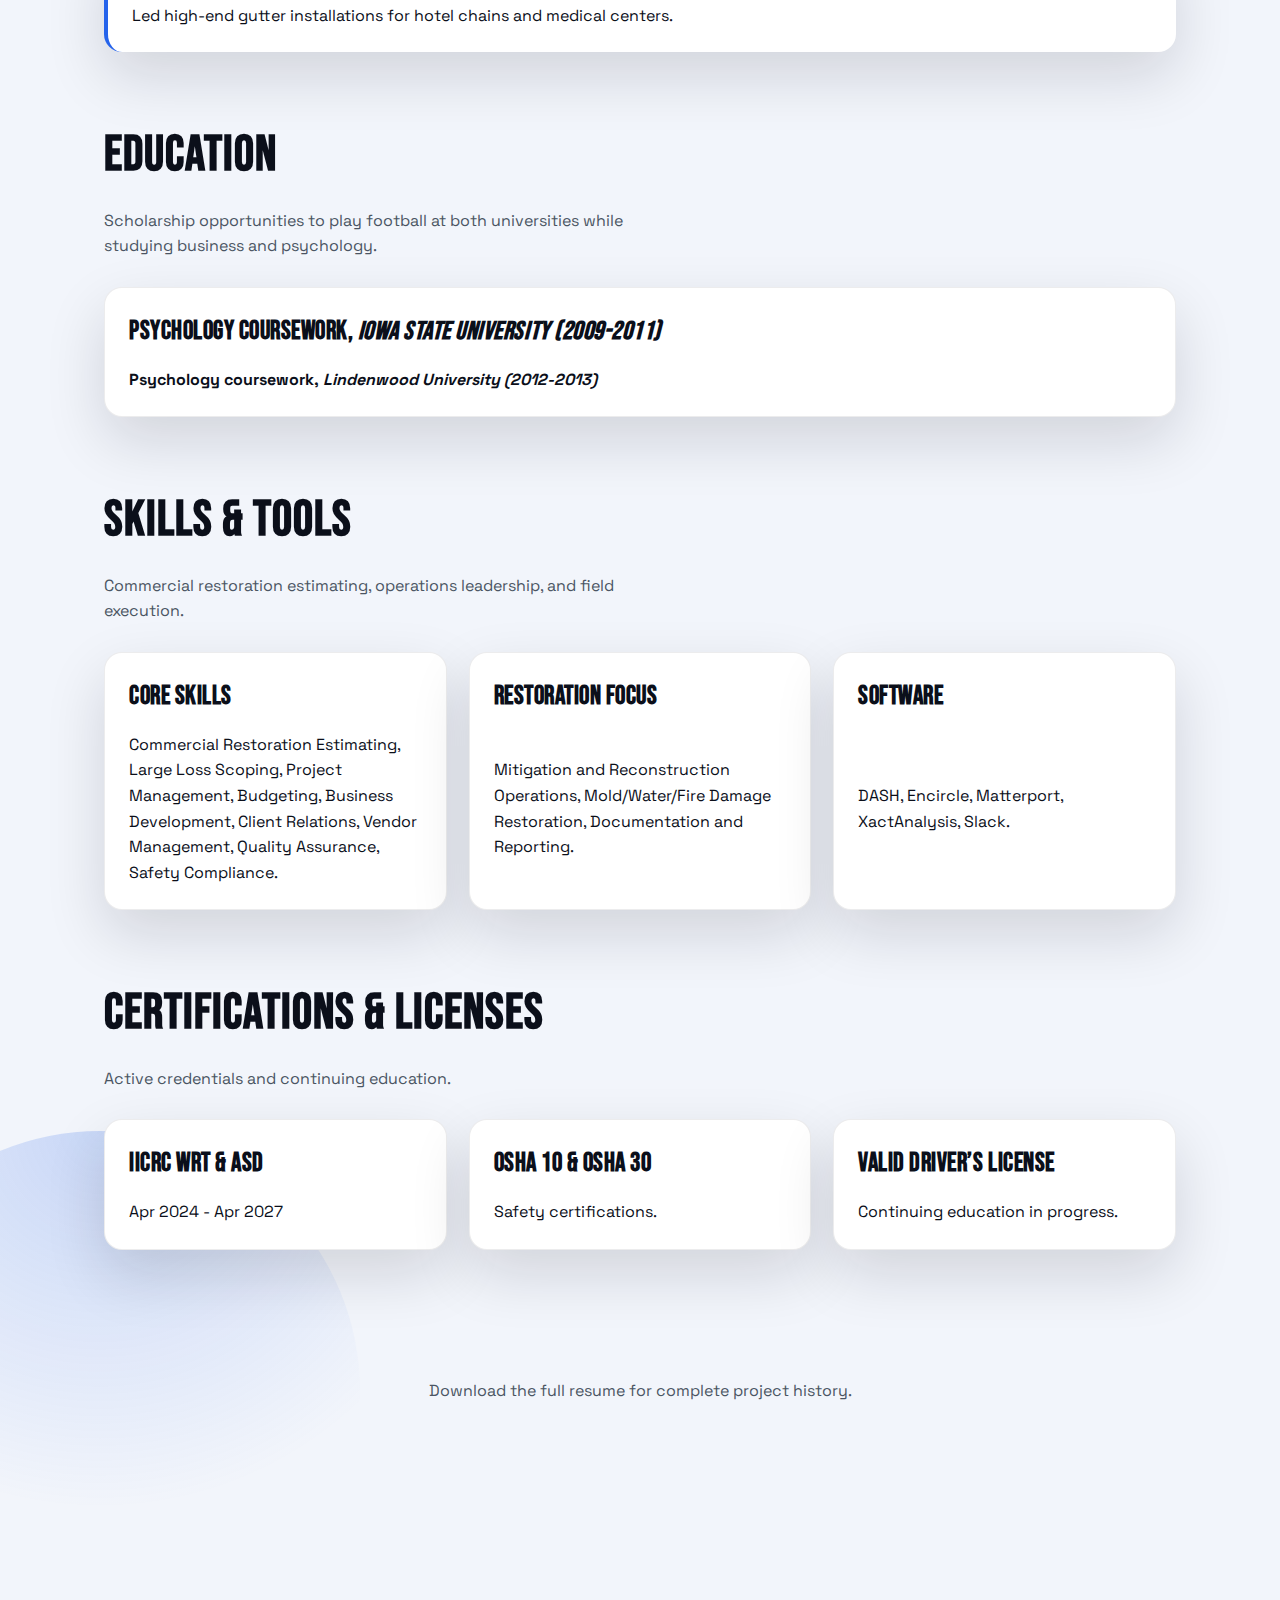
<file: experience.html>
<!DOCTYPE html>
<html lang="en">
  <head>
    <meta charset="UTF-8" />
    <meta name="viewport" content="width=device-width, initial-scale=1" />
    <title>Experience | Donnie Jennert</title>
    <link rel="stylesheet" href="styles-v2.css" />
    <script src="script.js" defer></script>
  </head>
  <body data-page="experience">
    <header class="topbar">
      <div class="topbar-inner">
        <a class="logo" href="index.html">DJ</a>
        <nav class="nav">
          <a href="index.html" data-page="home">Home</a>
          <a href="projects.html" data-page="projects">Projects</a>
          <a href="experience.html" data-page="experience">Experience</a>
          <a href="contact.html" data-page="contact">Contact</a>
        </nav>
        <a class="btn ghost" href="assets/resume.pdf" download>Download PDF</a>
      </div>
    </header>

    <main class="page">
      <section class="section">
        <div class="section-header">
          <div>
            <div class="eyebrow">Experience</div>
            <h2>Leadership Timeline</h2>
            <p>Restoration-focused leadership across estimating, operations, and field execution.</p>
          </div>
        </div>
        <div class="timeline">
          <div class="timeline-item fade-up">
            <div class="timeline-role">
              <span>Estimator · WrightWay Emergency Services · Nokomis, FL</span>
              <span>Jan 2025 - Present</span>
            </div>
            <p>Develops detailed estimates and scopes for commercial and large loss restoration.</p>
            <p>Coordinates with adjusters, consultants, and property leadership for scope alignment.</p>
          </div>
          <div class="timeline-item fade-up delay-1">
            <div class="timeline-role">
              <span>Operations Manager · FP Property Restoration · Sarasota, FL</span>
              <span>Apr 2023 - Dec 2024</span>
            </div>
            <p>Leads project managers, technicians, and business development teams.</p>
            <p>Oversees budgets, operational planning, and branch performance.</p>
          </div>
          <div class="timeline-item fade-up delay-2">
            <div class="timeline-role">
              <span>Project Manager · FP Property Restoration · Sarasota, FL</span>
              <span>Oct 2023 - Apr 2024</span>
            </div>
            <p>Managed construction and repair projects with strong safety and schedule control.</p>
            <p>Oversaw budgets, subcontractors, and client communication.</p>
          </div>
          <div class="timeline-item fade-up">
            <div class="timeline-role">
              <span>Project Manager & Estimator · Jenkins Restorations · Lakeland, FL</span>
              <span>Aug 2022 - Apr 2023</span>
            </div>
            <p>Performed site assessments, scope definition, and project cost estimates.</p>
            <p>Delivered projects with quality control and customer satisfaction.</p>
          </div>
          <div class="timeline-item fade-up delay-1">
            <div class="timeline-role">
              <span>Project Manager · Green Construction Services · Lakeland, FL</span>
              <span>Aug 2021 - Mar 2022</span>
            </div>
            <p>Managed remodel and reconstruction projects across full lifecycle delivery.</p>
            <p>Coordinated with engineers, permitting officials, and adjusters.</p>
          </div>
          <div class="timeline-item fade-up delay-2">
            <div class="timeline-role">
              <span>Construction Superintendent · Adams Homes · Lakeland, FL</span>
              <span>Nov 2019 - Sep 2020</span>
            </div>
            <p>Supervised construction of 120+ new homes across three neighborhoods.</p>
            <p>Managed vendor scheduling and buyer walkthroughs.</p>
          </div>
          <div class="timeline-item fade-up">
            <div class="timeline-role">
              <span>Owner & Operator · Alliance Aluminum LLC · Orlando, FL</span>
              <span>Jan 2017 - Dec 2019</span>
            </div>
            <p>Founded and operated an aluminum company specializing in gutters and enclosures.</p>
            <p>Handled marketing, sales, estimating, scheduling, and installations.</p>
          </div>
          <div class="timeline-item fade-up delay-1">
            <div class="timeline-role">
              <span>Master Gutter Installer · American Seamless Gutters · Saint Cloud, FL</span>
              <span>Jun 2015 - Feb 2017</span>
            </div>
            <p>Led high-end gutter installations for hotel chains and medical centers.</p>
          </div>
        </div>
      </section>

      <section class="section">
        <div class="section-header">
          <div>
            <h2>Education</h2>
            <p>Scholarship opportunities to play football at both universities while studying business and psychology.</p>
          </div>
        </div>
        <div class="grid">
          <div class="card">
            <h3><strong>Psychology coursework, <em>Iowa State University (2009-2011)</em></strong></h3>
            <p><strong>Psychology coursework, <em>Lindenwood University (2012-2013)</em></strong></p>
          </div>
        </div>
      </section>

      <section class="section">
        <div class="section-header">
          <div>
            <h2>Skills & Tools</h2>
            <p>Commercial restoration estimating, operations leadership, and field execution.</p>
          </div>
        </div>
        <div class="grid">
          <div class="card">
            <h3>Core Skills</h3>
            <p>
              Commercial Restoration Estimating, Large Loss Scoping, Project Management, Budgeting,
              Business Development, Client Relations, Vendor Management, Quality Assurance, Safety
              Compliance.
            </p>
          </div>
          <div class="card">
            <h3>Restoration Focus</h3>
            <p>
              Mitigation and Reconstruction Operations, Mold/Water/Fire Damage Restoration,
              Documentation and Reporting.
            </p>
          </div>
          <div class="card">
            <h3>Software</h3>
            <p>DASH, Encircle, Matterport, XactAnalysis, Slack.</p>
          </div>
        </div>
      </section>

      <section class="section">
        <div class="section-header">
          <div>
            <h2>Certifications & Licenses</h2>
            <p>Active credentials and continuing education.</p>
          </div>
        </div>
        <div class="grid">
          <div class="card">
            <h3>IICRC WRT & ASD</h3>
            <p>Apr 2024 - Apr 2027</p>
          </div>
          <div class="card">
            <h3>OSHA 10 & OSHA 30</h3>
            <p>Safety certifications.</p>
          </div>
          <div class="card">
            <h3>Valid Driver’s License</h3>
            <p>Continuing education in progress.</p>
          </div>
        </div>
      </section>
    </main>

    <footer class="footer">
      Download the full resume for complete project history.
    </footer>
  </body>
</html>
</file>
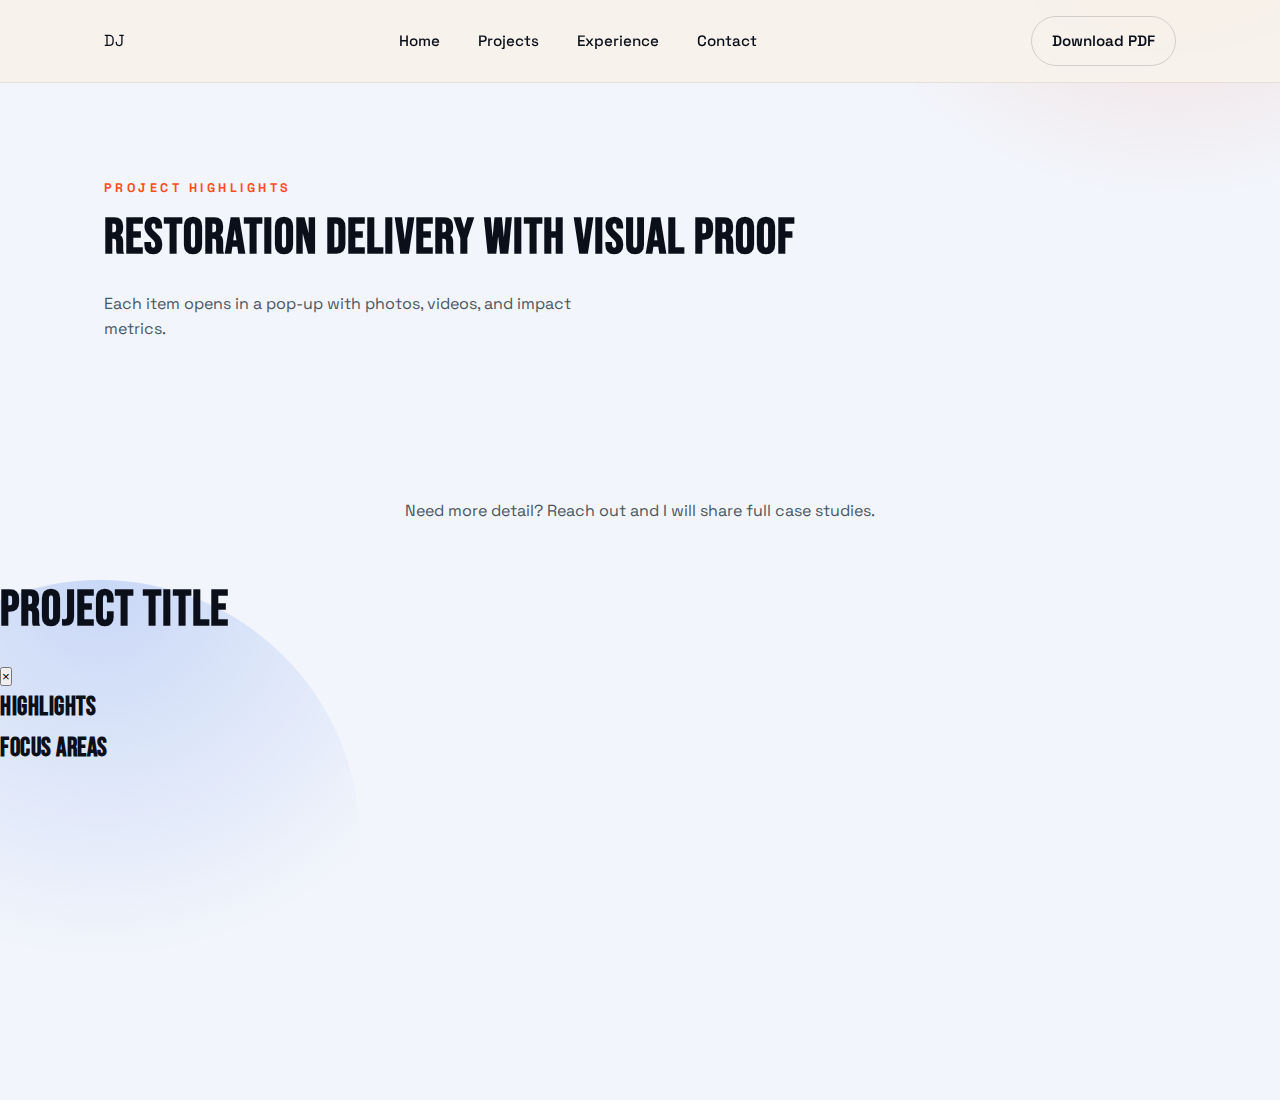
<file: projects.html>
<!DOCTYPE html>
<html lang="en">
  <head>
    <meta charset="UTF-8" />
    <meta name="viewport" content="width=device-width, initial-scale=1" />
    <title>Projects | Donnie Jennert</title>
    <link rel="stylesheet" href="styles-v2.css" />
    <script src="script.js" defer></script>
  </head>
  <body data-page="projects">
    <header class="topbar">
      <div class="topbar-inner">
        <a class="logo" href="index.html">DJ</a>
        <nav class="nav">
          <a href="index.html" data-page="home">Home</a>
          <a href="projects.html" data-page="projects">Projects</a>
          <a href="experience.html" data-page="experience">Experience</a>
          <a href="contact.html" data-page="contact">Contact</a>
        </nav>
        <a class="btn ghost" href="assets/resume.pdf" download>Download PDF</a>
      </div>
    </header>

    <main class="page">
      <section class="section">
        <div class="section-header">
          <div>
            <div class="eyebrow">Project Highlights</div>
            <h2>Restoration Delivery With Visual Proof</h2>
            <p>Each item opens in a pop-up with photos, videos, and impact metrics.</p>
          </div>
        </div>
        <div id="project-grid" class="grid"></div>
      </section>
    </main>

    <footer class="footer">
      Need more detail? Reach out and I will share full case studies.
    </footer>

    <div id="project-modal" class="modal" role="dialog" aria-modal="true">
      <div class="modal-content">
        <div class="modal-header">
          <div>
            <h2 id="modal-title">Project Title</h2>
            <p id="modal-role" class="project-meta"></p>
          </div>
          <button id="modal-close" class="modal-close" type="button" aria-label="Close">×</button>
        </div>
        <p id="modal-summary"></p>
        <div class="modal-grid">
          <div>
            <h3>Highlights</h3>
            <ul id="modal-highlights" class="modal-list"></ul>
          </div>
          <div>
            <h3>Focus Areas</h3>
            <ul id="modal-stack" class="modal-list"></ul>
          </div>
        </div>
        <div id="modal-media" class="modal-grid"></div>
      </div>
    </div>
  </body>
</html>
</file>
<file: styles-v2.css>
@import url("https://fonts.googleapis.com/css2?family=Bebas+Neue&family=Space+Grotesk:wght@400;500;600;700&display=swap");

:root {
  color-scheme: light;
  --bg: #f2f5fb;
  --ink: #0b0f1a;
  --muted: #4b5563;
  --card: #ffffff;
  --accent: #ff4d1c;
  --accent-2: #facc15;
  --accent-3: #2563eb;
  --accent-4: #14b8a6;
  --shadow: 0 24px 60px rgba(11, 15, 26, 0.14);
  --radius-lg: 28px;
  --radius-md: 18px;
  --radius-sm: 12px;
  --max-width: 1120px;
}

* {
  box-sizing: border-box;
  margin: 0;
  padding: 0;
}

html {
  scroll-behavior: smooth;
}

body {
  font-family: "Space Grotesk", system-ui, sans-serif;
  background: var(--bg);
  color: var(--ink);
  line-height: 1.6;
  min-height: 100vh;
  position: relative;
  overflow-x: hidden;
}

body::before,
body::after {
  content: "";
  position: absolute;
  width: 520px;
  height: 520px;
  border-radius: 50%;
  filter: blur(0);
  z-index: -1;
}

body::before {
  top: -180px;
  right: -150px;
  background: radial-gradient(circle at top, rgba(255, 77, 28, 0.2), transparent 65%);
}

body::after {
  bottom: -200px;
  left: -160px;
  background: radial-gradient(circle at top, rgba(37, 99, 235, 0.2), transparent 65%);
}

img,
video {
  max-width: 100%;
  display: block;
  border-radius: var(--radius-md);
}

a {
  color: inherit;
  text-decoration: none;
}

.page {
  max-width: var(--max-width);
  margin: 0 auto;
  padding: 32px 24px 96px;
}

.topbar {
  position: sticky;
  top: 0;
  z-index: 10;
  backdrop-filter: blur(16px);
  background: rgba(247, 242, 234, 0.92);
  border-bottom: 1px solid rgba(17, 18, 24, 0.08);
}

.topbar-inner {
  max-width: var(--max-width);
  margin: 0 auto;
  padding: 16px 24px;
  display: flex;
  align-items: center;
  justify-content: space-between;
  gap: 16px;
}

.brand {
  display: flex;
  align-items: center;
  gap: 12px;
}

.logo-mark {
  width: 44px;
  height: 44px;
  border-radius: 14px;
  display: grid;
  place-items: center;
  font-family: "Bebas Neue", sans-serif;
  font-size: 1.4rem;
  background: var(--ink);
  color: #fff;
  letter-spacing: 0.08em;
}

.logo-type {
  display: grid;
  gap: 2px;
}

.logo-name {
  font-weight: 600;
  letter-spacing: 0.02em;
}

.logo-url {
  font-size: 0.8rem;
  color: var(--muted);
  text-transform: uppercase;
  letter-spacing: 0.16em;
}

.nav {
  display: flex;
  gap: 16px;
  flex-wrap: wrap;
  font-weight: 500;
  font-size: 0.95rem;
}

.nav a {
  padding: 6px 10px;
  border-radius: 999px;
  transition: 0.2s ease;
  border: 1px solid transparent;
}

.nav a:hover {
  border-color: rgba(17, 18, 24, 0.12);
  background: rgba(255, 61, 46, 0.08);
}

.top-actions {
  display: flex;
  gap: 10px;
  flex-wrap: wrap;
}

.btn {
  display: inline-flex;
  align-items: center;
  justify-content: center;
  gap: 10px;
  padding: 12px 20px;
  border-radius: 999px;
  border: none;
  background: var(--accent);
  color: #fff;
  font-weight: 600;
  font-size: 0.95rem;
  cursor: pointer;
  transition: transform 0.2s ease, box-shadow 0.2s ease;
  box-shadow: 0 18px 32px rgba(255, 61, 46, 0.25);
}

.btn:hover {
  transform: translateY(-2px);
  box-shadow: 0 20px 40px rgba(255, 61, 46, 0.3);
}

.btn.secondary {
  background: var(--accent-4);
  box-shadow: 0 18px 32px rgba(0, 177, 160, 0.25);
}

.btn.ghost {
  background: transparent;
  color: var(--ink);
  border: 1px solid rgba(17, 18, 24, 0.16);
  box-shadow: none;
}

.hero {
  display: grid;
  grid-template-columns: repeat(auto-fit, minmax(280px, 1fr));
  gap: 36px;
  align-items: center;
  padding: 56px 0 32px;
}

.hero-content {
  display: grid;
  gap: 18px;
}

.eyebrow {
  font-size: 0.78rem;
  text-transform: uppercase;
  letter-spacing: 0.28em;
  font-weight: 700;
  color: var(--accent);
}

h1,
h2,
h3,
h4,
h5 {
  font-family: "Bebas Neue", sans-serif;
  letter-spacing: 0.02em;
}

h1 {
  font-size: clamp(2.8rem, 6vw, 4.6rem);
  line-height: 0.95;
}

h2 {
  font-size: clamp(2.2rem, 4vw, 3.1rem);
  margin-bottom: 12px;
}

h3 {
  font-size: 1.6rem;
}

h4 {
  font-size: 1.3rem;
  margin-top: 24px;
}

h5 {
  font-size: 1.15rem;
  margin-top: 18px;
}

.hero-subtitle {
  font-size: 1.05rem;
  color: var(--muted);
}

.hero-tags {
  display: flex;
  flex-wrap: wrap;
  gap: 10px;
}

.pill {
  display: inline-flex;
  align-items: center;
  padding: 6px 14px;
  border-radius: 999px;
  background: rgba(17, 18, 24, 0.06);
  font-size: 0.85rem;
  font-weight: 600;
}

.hero-panel {
  background: var(--card);
  border-radius: var(--radius-lg);
  padding: 32px;
  box-shadow: var(--shadow);
  display: grid;
  gap: 18px;
  border: 1px solid rgba(17, 18, 24, 0.08);
}

.panel-title {
  font-size: 1rem;
  text-transform: uppercase;
  letter-spacing: 0.2em;
  font-weight: 700;
  color: var(--accent-3);
}

.strike-list {
  display: grid;
  gap: 12px;
  padding-left: 18px;
  color: var(--muted);
}

.panel-foot {
  display: grid;
  gap: 12px;
  color: var(--muted);
}

.quick-actions {
  display: flex;
  flex-wrap: wrap;
  gap: 12px;
}

.stats {
  display: grid;
  grid-template-columns: repeat(auto-fit, minmax(220px, 1fr));
  gap: 18px;
  margin: 12px 0 56px;
}

.stat-card {
  background: var(--card);
  border-radius: var(--radius-md);
  padding: 24px;
  box-shadow: var(--shadow);
  border-top: 4px solid var(--accent-2);
  display: grid;
  gap: 6px;
}

.stat-card:nth-child(2) {
  border-top-color: var(--accent-4);
}

.stat-card:nth-child(3) {
  border-top-color: var(--accent-3);
}

.stat-value {
  font-family: "Bebas Neue", sans-serif;
  font-size: 2.2rem;
}

.stat-label {
  font-weight: 600;
}

.section {
  margin-top: 64px;
}

.section-header {
  display: flex;
  align-items: flex-end;
  justify-content: space-between;
  gap: 16px;
  margin-bottom: 28px;
}

.section-header p {
  color: var(--muted);
  max-width: 520px;
}

.grid {
  display: grid;
  grid-template-columns: repeat(auto-fit, minmax(240px, 1fr));
  gap: 22px;
}

.card {
  background: var(--card);
  border-radius: var(--radius-md);
  padding: 24px;
  box-shadow: var(--shadow);
  display: grid;
  gap: 14px;
  border: 1px solid rgba(17, 18, 24, 0.08);
}

.chip {
  display: inline-flex;
  align-items: center;
  padding: 8px 14px;
  border-radius: 999px;
  background: rgba(17, 18, 24, 0.06);
  font-size: 0.85rem;
  font-weight: 600;
}

.chip-grid {
  display: flex;
  flex-wrap: wrap;
  gap: 10px;
}

.timeline {
  display: grid;
  gap: 20px;
}

.timeline-item {
  background: var(--card);
  border-radius: var(--radius-md);
  padding: 24px;
  box-shadow: var(--shadow);
  border-left: 4px solid var(--accent-3);
  display: grid;
  gap: 12px;
}

.timeline-role {
  display: flex;
  justify-content: space-between;
  align-items: center;
  gap: 12px;
  flex-wrap: wrap;
}

.timeline-role span {
  color: var(--muted);
  font-size: 0.95rem;
}

.timeline-date {
  font-weight: 600;
}

.timeline-item ul {
  padding-left: 18px;
  color: var(--muted);
  display: grid;
  gap: 6px;
}

.resume-block {
  background: var(--card);
  border-radius: var(--radius-lg);
  padding: 28px;
  box-shadow: var(--shadow);
  display: grid;
  gap: 12px;
  border: 1px solid rgba(17, 18, 24, 0.08);
}

.resume-block ul {
  padding-left: 18px;
  color: var(--muted);
  display: grid;
  gap: 6px;
}

.contact-grid {
  display: grid;
  grid-template-columns: repeat(auto-fit, minmax(220px, 1fr));
  gap: 18px;
}

.contact-card {
  padding: 22px;
  border-radius: var(--radius-md);
  background: var(--card);
  box-shadow: var(--shadow);
  display: grid;
  gap: 14px;
  border: 1px solid rgba(17, 18, 24, 0.08);
}

.contact-card a,
.contact-card button {
  width: 100%;
}

.footer {
  text-align: center;
  padding: 32px 24px 48px;
  color: var(--muted);
}

.sr-only {
  position: absolute;
  width: 1px;
  height: 1px;
  padding: 0;
  margin: -1px;
  overflow: hidden;
  clip: rect(0, 0, 0, 0);
  white-space: nowrap;
  border: 0;
}

.reveal {
  opacity: 0;
  transform: translateY(18px);
  transition: opacity 0.6s ease, transform 0.6s ease;
  transition-delay: var(--delay, 0s);
}

.reveal.is-visible {
  opacity: 1;
  transform: translateY(0);
}

@media (max-width: 980px) {
  .topbar-inner {
    flex-wrap: wrap;
    justify-content: center;
  }

  .nav {
    justify-content: center;
  }

  .section-header {
    flex-direction: column;
    align-items: flex-start;
  }
}

@media (max-width: 720px) {
  .btn {
    width: 100%;
  }

  .top-actions {
    width: 100%;
  }

  .top-actions .btn {
    flex: 1 1 140px;
  }

  .hero-panel {
    padding: 24px;
  }
}

@media (prefers-reduced-motion: reduce) {
  * {
    transition-duration: 0.01ms !important;
    animation-duration: 0.01ms !important;
    animation-iteration-count: 1 !important;
  }
}
</file>
